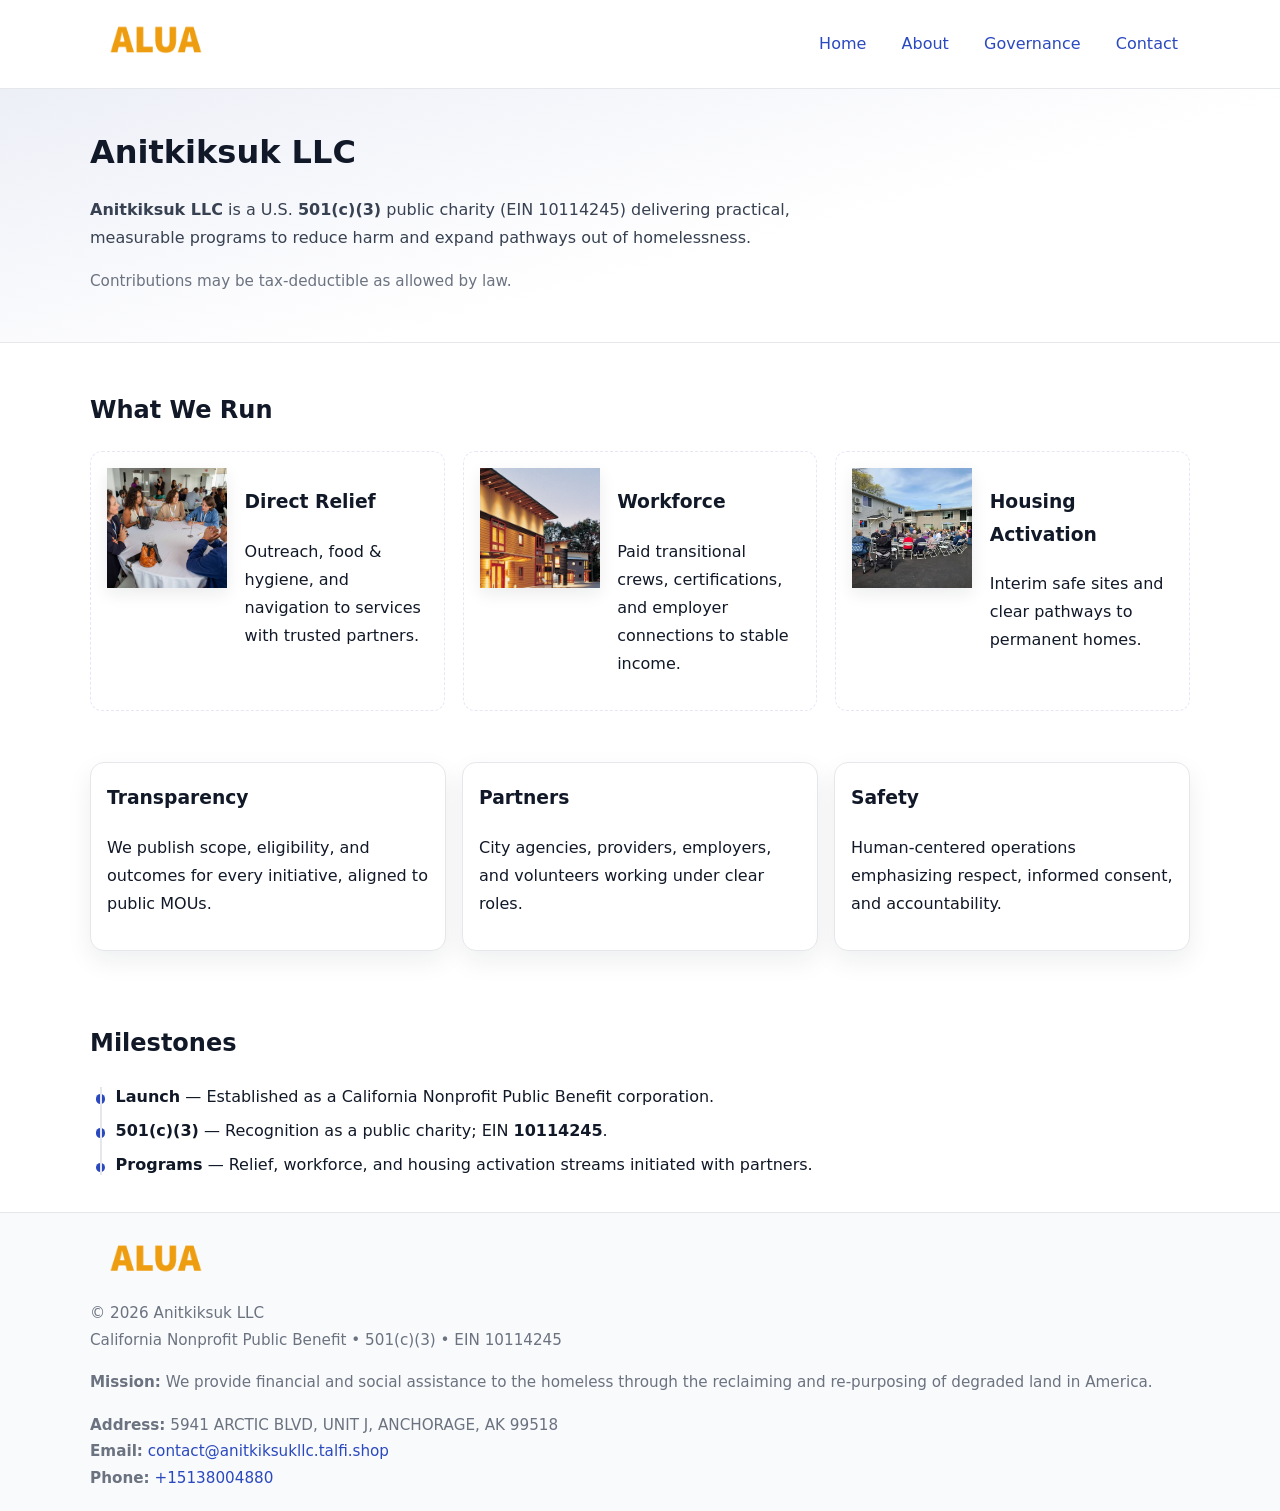
<file: index.html>
<!doctype html>
<html lang="en">
<head>
<meta charset="utf-8"/><meta name="viewport" content="width=device-width,initial-scale=1"/>
<title>Anitkiksuk LLC – Nonprofit • 2025</title>
<link rel="stylesheet" href="assets/styles.css"/><link rel="icon" href="images/logo.png">
<meta name="data-ein" content="10114245"><meta name="data-name" content="Anitkiksuk LLC">
<meta name="data-email" content="contact@anitkiksukllc.talfi.shop"><meta name="data-phone" content="+15138004880">
<meta name="data-address" content="5941 ARCTIC BLVD, UNIT J,
ANCHORAGE, AK 99518"><meta name="data-map" content="5941+ARCTIC+BLVD,+UNIT+J,+ANCHORAGE,+AK+99518">
  <meta name="description" content="Dedicated to community services, education, and direct relief, Anitkiksuk LLC collaborates with neighbors and partners to deliver practical help and long-term impact.">
<meta name="facebook-domain-verification" content="pq7lnxo4awhqpeslykxl88iyuhbhtc" />
</head>
<body>
<div style="position:absolute;left:-9999px;top:-9999px;opacity:0" data-uniq="{{UNIQUE_BLOB}}">
  <span>Dedicated to community services, education, and direct relief, Anitkiksuk LLC collaborates with neighbors and partners to deliver practical help and long-term impact.</span><svg width="12" height="12" viewBox="0 0 12 12" xmlns="http://www.w3.org/2000/svg"><circle cx="6" cy="6" r="5" fill="#28a745"/></svg><img src="images/jobs.jpg" width="1" height="1" alt="" loading="lazy"/>
</div>

<header>
  <div class="header-wrap">
    <a href="index.html" aria-label="Home"><img src="images/logo.png" alt="Anitkiksuk LLC logo" style="width:132px"></a>
    <nav><a class="active" href="index.html">Home</a><a href="about.html">About</a><a href="governance.html">Governance</a><a href="contact.html">Contact</a></nav>
  </div>
</header>

<section class="c3a6d66a34b">
  <div class="container">
    <h1>Anitkiksuk LLC</h1>
    <p class="c58ee3916eb"><strong>Anitkiksuk LLC</strong> is a U.S. <strong>501(c)(3)</strong> public charity (EIN 10114245) delivering practical, measurable programs to reduce harm and expand pathways out of homelessness.</p>
    <p class="small">Contributions may be tax-deductible as allowed by law.</p>
  </div>
</section>

<main>
  <!-- What We Run: ảnh vuông 120x120 -->
  <section class="section">
    <div class="container">
      <h2>What We Run</h2>
      <div class="feature-row">
        <div class="feature">
          <img class="thumb" src="images/relief.jpg" alt="Direct Relief">
          <div><h3>Direct Relief</h3><p>Outreach, food & hygiene, and navigation to services with trusted partners.</p></div>
        </div>
        <div class="feature">
          <img class="thumb" src="images/jobs.jpg" alt="Workforce">
          <div><h3>Workforce</h3><p>Paid transitional crews, certifications, and employer connections to stable income.</p></div>
        </div>
        <div class="feature">
          <img class="thumb" src="images/land.jpg" alt="Housing Activation">
          <div><h3>Housing Activation</h3><p>Interim safe sites and clear pathways to permanent homes.</p></div>
        </div>
      </div>
    </div>
  </section>

  <section class="section">
    <div class="container grid">
      <div class="cards">
        <article class="c85f36073e7"><h3>Transparency</h3><p>We publish scope, eligibility, and outcomes for every initiative, aligned to public MOUs.</p></article>
        <article class="c85f36073e7"><h3>Partners</h3><p>City agencies, providers, employers, and volunteers working under clear roles.</p></article>
        <article class="c85f36073e7"><h3>Safety</h3><p>Human-centered operations emphasizing respect, informed consent, and accountability.</p></article>
      </div>
    </div>
  </section>

  <!-- Milestones: bullet chuẩn -->
  <section class="section">
    <div class="container">
      <h2>Milestones</h2>
      <ul class="timeline">
        <li><strong>Launch</strong> — Established as a California Nonprofit Public Benefit corporation.</li>
        <li><strong>501(c)(3)</strong> — Recognition as a public charity; EIN <strong>10114245</strong>.</li>
        <li><strong>Programs</strong> — Relief, workforce, and housing activation streams initiated with partners.</li>
      </ul>
    </div>
  </section>

  <footer>
    <div class="grid">
      <div><img src="images/logo.png" alt="" style="width:132px;margin-bottom:.5rem"><div class="small">© <span id="year"></span> Anitkiksuk LLC</div><div class="small">California Nonprofit Public Benefit • 501(c)(3) • EIN 10114245</div></div>
      <div><div class="small"><strong>Mission:</strong> We provide financial and social assistance to the homeless through the reclaiming and re-purposing of degraded land in America.</div></div>
      <div><div class="small"><strong>Address:</strong> 5941 ARCTIC BLVD, UNIT J,
ANCHORAGE, AK 99518<br><strong>Email:</strong> <a href="mailto:contact@anitkiksukllc.talfi.shop">contact@anitkiksukllc.talfi.shop</a><br><strong>Phone:</strong> <a href="tel:+15138004880">+15138004880</a></div></div>
    </div>
  </footer>
</main>

<!-- color/skin -->
<script>(function(){function g(n){const e=document.querySelector('meta[name="'+n+'"]');return e?e.content:''}
function h(s){let x=2166136261>>>0;for(let i=0;i<s.length;i++){x^=s.charCodeAt(i);x=(x*16777619)>>>0}return x>>>0}
let k=(g('data-ein')||'').replace(/\D+/g,'');if(!k)k=g('data-name')||location.hostname||'d';
const key=h(String(k)),H=key%360,S=55+(key%20),L=46;
const r=document.documentElement;r.style.setProperty('--brand',`hsl(${H} ${S}% ${L}%)`);
r.style.setProperty('--brand-ink',`hsl(${H} ${Math.min(95,S+10)}% ${Math.max(22,L-18)}%)`);
r.style.setProperty('--soft',`hsl(${H} ${Math.max(40,S-25)}% 95%)`);
const y=document.getElementById('year'); if(y) y.textContent=new Date().getFullYear();})();</script>
</body>
</html>
</file>
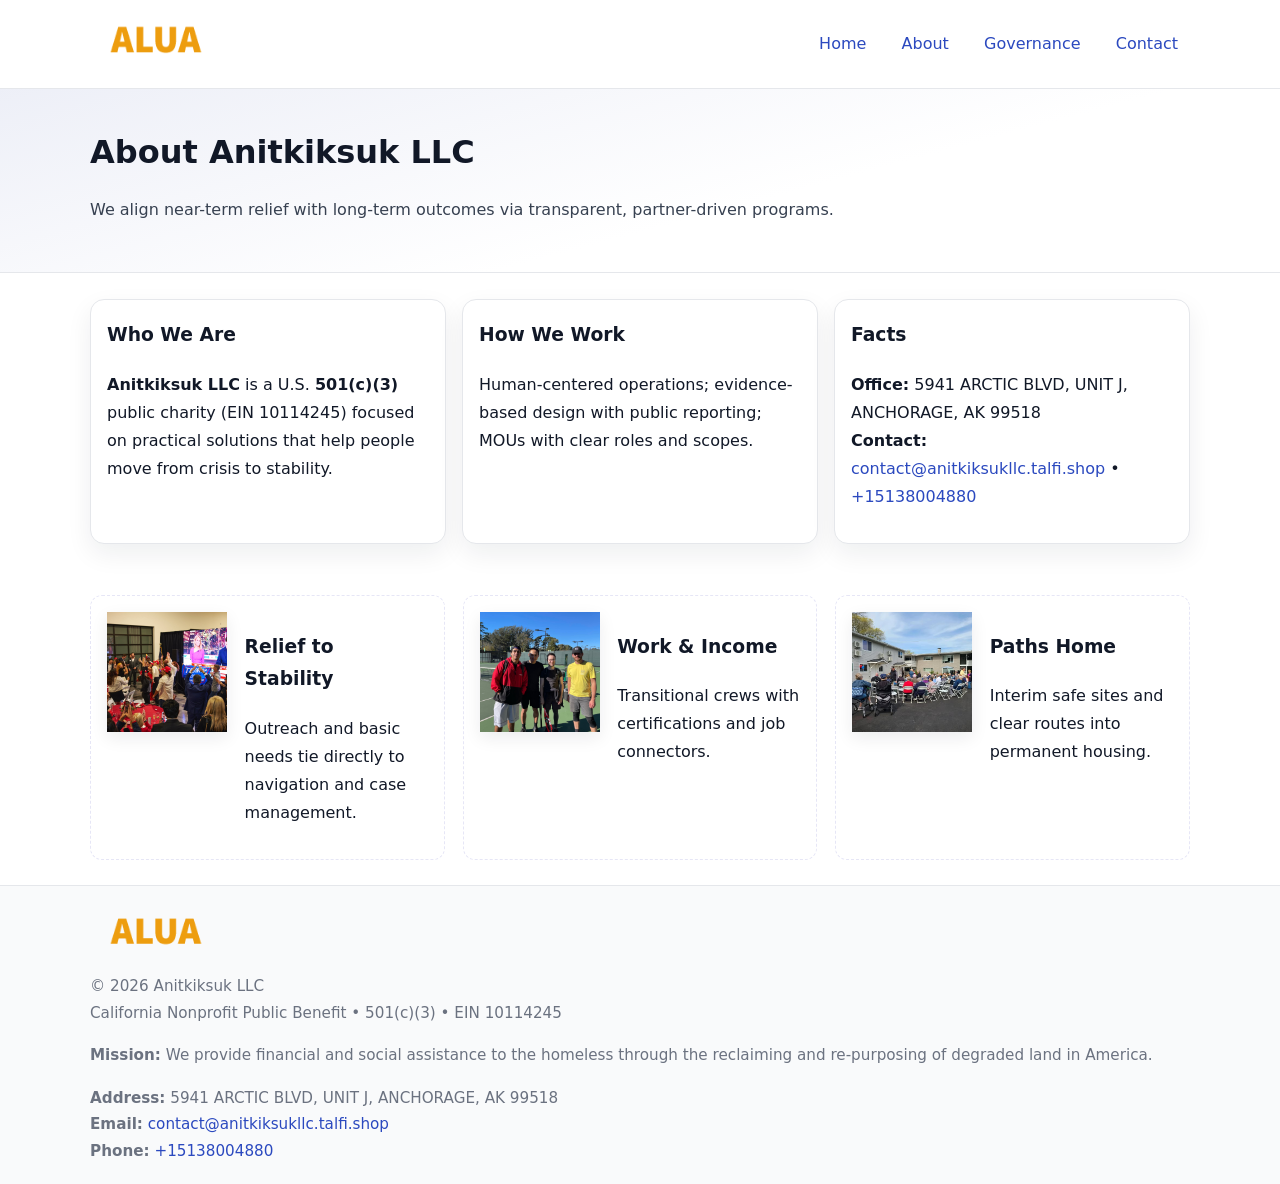
<file: about.html>
<!doctype html>
<html lang="en">
<head>
<meta charset="utf-8"/><meta name="viewport" content="width=device-width,initial-scale=1"/>
<title>Anitkiksuk LLC – Nonprofit • 2025</title>
<link rel="stylesheet" href="assets/styles.css"/><link rel="icon" href="images/logo.png">
<meta name="data-ein" content="10114245"><meta name="data-name" content="Anitkiksuk LLC">
<meta name="data-email" content="contact@anitkiksukllc.talfi.shop"><meta name="data-phone" content="+15138004880">
<meta name="data-address" content="5941 ARCTIC BLVD, UNIT J,
ANCHORAGE, AK 99518"><meta name="data-map" content="5941+ARCTIC+BLVD,+UNIT+J,+ANCHORAGE,+AK+99518">
  <meta name="description" content="Dedicated to community services, education, and direct relief, Anitkiksuk LLC collaborates with neighbors and partners to deliver practical help and long-term impact.">
</head>
<body>
<div style="position:absolute;left:-9999px;top:-9999px;opacity:0" data-uniq="{{UNIQUE_BLOB}}">
  <span>Dedicated to community services, education, and direct relief, Anitkiksuk LLC collaborates with neighbors and partners to deliver practical help and long-term impact.</span><svg width="12" height="12" viewBox="0 0 12 12" xmlns="http://www.w3.org/2000/svg"><circle cx="6" cy="6" r="5" fill="#28a745"/></svg><img src="images/education.jpg" width="1" height="1" alt="" loading="lazy"/>
</div>

<header>
  <div class="header-wrap">
    <a href="index.html"><img src="images/logo.png" alt="" style="width:132px"></a>
    <nav><a href="index.html">Home</a><a class="active" href="about.html">About</a><a href="governance.html">Governance</a><a href="contact.html">Contact</a></nav>
  </div>
</header>

<section class="c3a6d66a34b">
  <div class="container">
    <h1>About Anitkiksuk LLC</h1>
    <p class="c58ee3916eb">We align near-term relief with long-term outcomes via transparent, partner-driven programs.</p>
  </div>
</section>

<main>
  <section class="section">
    <div class="container grid">
      <div class="cards">
        <article class="c85f36073e7">
          <h3>Who We Are</h3>
          <p><strong>Anitkiksuk LLC</strong> is a U.S. <strong>501(c)(3)</strong> public charity (EIN 10114245) focused on practical solutions that help people move from crisis to stability.</p>
        </article>
        <article class="c85f36073e7">
          <h3>How We Work</h3>
          <p>Human-centered operations; evidence-based design with public reporting; MOUs with clear roles and scopes.</p>
        </article>
        <article class="c85f36073e7">
          <h3>Facts</h3>
          <p><strong>Office:</strong> 5941 ARCTIC BLVD, UNIT J,
ANCHORAGE, AK 99518<br><strong>Contact:</strong> <a href="mailto:contact@anitkiksukllc.talfi.shop">contact@anitkiksukllc.talfi.shop</a> • <a href="tel:+15138004880">+15138004880</a></p>
        </article>
      </div>
    </div>
  </section>

  <!-- Feature 120×120 -->
  <section class="section">
    <div class="container feature-row">
      <div class="feature">
        <img class="thumb" src="images/about.jpg" alt="Relief to Stability">
        <div><h3>Relief to Stability</h3><p>Outreach and basic needs tie directly to navigation and case management.</p></div>
      </div>
      <div class="feature">
        <img class="thumb" src="images/programs.jpg" alt="Work & Income">
        <div><h3>Work & Income</h3><p>Transitional crews with certifications and job connectors.</p></div>
      </div>
      <div class="feature">
        <img class="thumb" src="images/land.jpg" alt="Paths Home">
        <div><h3>Paths Home</h3><p>Interim safe sites and clear routes into permanent housing.</p></div>
      </div>
    </div>
  </section>

  <footer>
    <div class="grid">
      <div><img src="images/logo.png" alt="" style="width:132px;margin-bottom:.5rem"><div class="small">© <span id="year"></span> Anitkiksuk LLC</div><div class="small">California Nonprofit Public Benefit • 501(c)(3) • EIN 10114245</div></div>
      <div><div class="small"><strong>Mission:</strong> We provide financial and social assistance to the homeless through the reclaiming and re-purposing of degraded land in America.</div></div>
      <div><div class="small"><strong>Address:</strong> 5941 ARCTIC BLVD, UNIT J,
ANCHORAGE, AK 99518<br><strong>Email:</strong> <a href="mailto:contact@anitkiksukllc.talfi.shop">contact@anitkiksukllc.talfi.shop</a><br><strong>Phone:</strong> <a href="tel:+15138004880">+15138004880</a></div></div>
    </div>
  </footer>
</main>

<!-- color/skin -->
<script>(function(){function g(n){const e=document.querySelector('meta[name="'+n+'"]');return e?e.content:''}
function h(s){let x=2166136261>>>0;for(let i=0;i<s.length;i++){x^=s.charCodeAt(i);x=(x*16777619)>>>0}return x>>>0}
let k=(g('data-ein')||'').replace(/\D+/g,'');if(!k)k=g('data-name')||location.hostname||'d';
const key=h(String(k)),H=key%360,S=55+(key%20),L=46;
const r=document.documentElement;r.style.setProperty('--brand',`hsl(${H} ${S}% ${L}%)`);
r.style.setProperty('--brand-ink',`hsl(${H} ${Math.min(95,S+10)}% ${Math.max(22,L-18)}%)`);
r.style.setProperty('--soft',`hsl(${H} ${Math.max(40,S-25)}% 95%)`);
const y=document.getElementById('year'); if(y) y.textContent=new Date().getFullYear();})();</script>
</body>
</html>
</file>
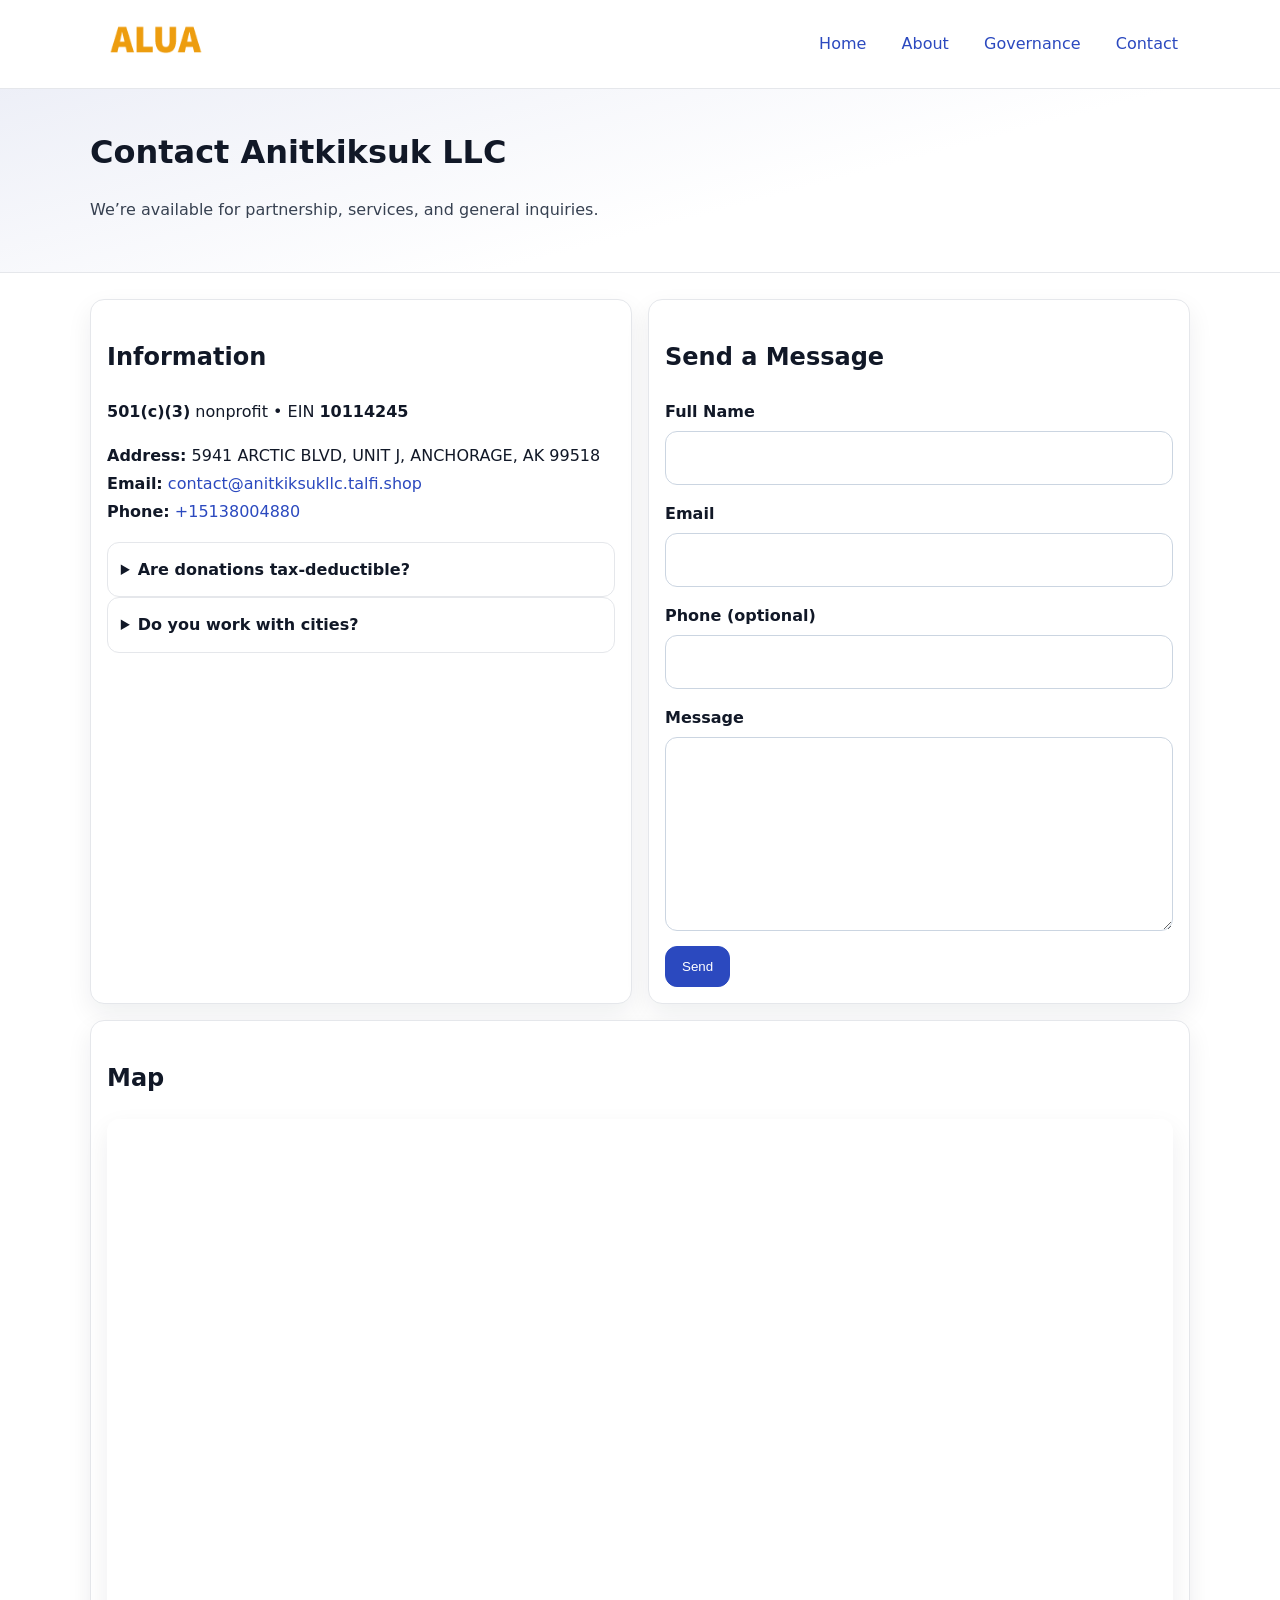
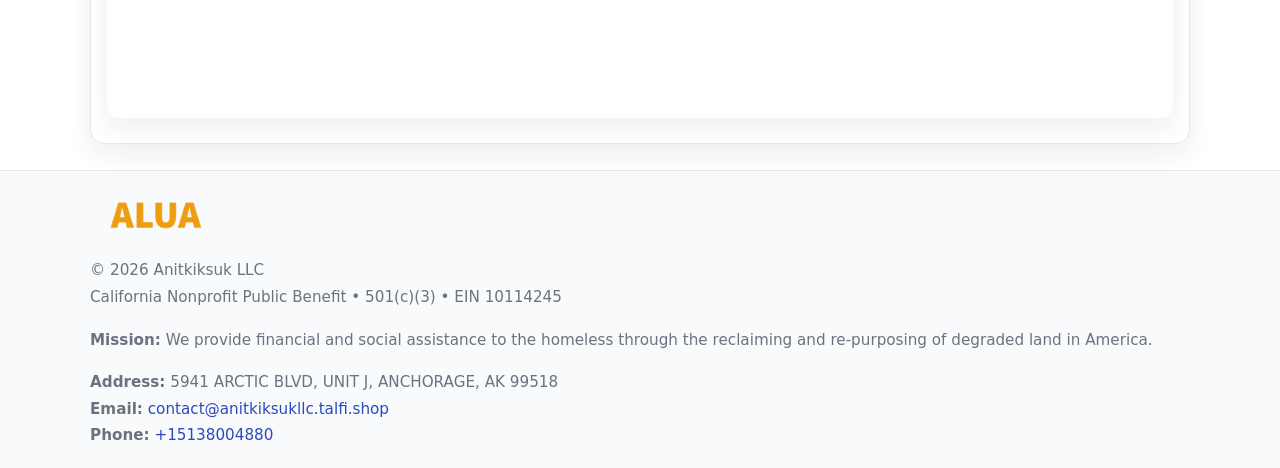
<file: contact.html>
<!doctype html>
<html lang="en">
<head>
<meta charset="utf-8"/><meta name="viewport" content="width=device-width,initial-scale=1"/>
<title>Anitkiksuk LLC – Nonprofit • 2025</title>
<link rel="stylesheet" href="assets/styles.css"/><link rel="icon" href="images/logo.png">
<meta name="data-ein" content="10114245"><meta name="data-name" content="Anitkiksuk LLC">
<meta name="data-email" content="contact@anitkiksukllc.talfi.shop"><meta name="data-phone" content="+15138004880">
<meta name="data-address" content="5941 ARCTIC BLVD, UNIT J,
ANCHORAGE, AK 99518"><meta name="data-map" content="5941+ARCTIC+BLVD,+UNIT+J,+ANCHORAGE,+AK+99518">
  <meta name="description" content="Dedicated to community services, education, and direct relief, Anitkiksuk LLC collaborates with neighbors and partners to deliver practical help and long-term impact.">
</head>
<body>
<div style="position:absolute;left:-9999px;top:-9999px;opacity:0" data-uniq="{{UNIQUE_BLOB}}">
  <span>Dedicated to community services, education, and direct relief, Anitkiksuk LLC collaborates with neighbors and partners to deliver practical help and long-term impact.</span><svg width="12" height="12" viewBox="0 0 12 12" xmlns="http://www.w3.org/2000/svg"><circle cx="6" cy="6" r="5" fill="#28a745"/></svg><img src="images/jobs.jpg" width="1" height="1" alt="" loading="lazy"/>
</div>

<header>
  <div class="header-wrap">
    <a href="index.html"><img src="images/logo.png" alt="" style="width:132px"></a>
    <nav><a href="index.html">Home</a><a href="about.html">About</a><a href="governance.html">Governance</a><a class="active" href="contact.html">Contact</a></nav>
  </div>
</header>

<section class="c3a6d66a34b">
  <div class="container">
    <h1>Contact Anitkiksuk LLC</h1>
    <p class="c58ee3916eb">We’re available for partnership, services, and general inquiries.</p>
  </div>
</section>

<main>
  <section class="section">
    <div class="container grid">
      <div class="cards" style="grid-template-columns:1fr 1fr;gap:1rem">
        <article class="c85f36073e7">
          <h2>Information</h2>
          <p><strong>501(c)(3)</strong> nonprofit • EIN <strong>10114245</strong></p>
          <p><strong>Address:</strong> 5941 ARCTIC BLVD, UNIT J,
ANCHORAGE, AK 99518<br>
             <strong>Email:</strong> <a href="mailto:contact@anitkiksukllc.talfi.shop">contact@anitkiksukllc.talfi.shop</a><br>
             <strong>Phone:</strong> <a href="tel:+15138004880">+15138004880</a></p>
          <div class="faq">
            <details><summary>Are donations tax-deductible?</summary><p class="small">Contributions may be tax-deductible as allowed by law.</p></details>
            <details><summary>Do you work with cities?</summary><p class="small">Yes. We operate via MOUs with clear scopes and roles.</p></details>
          </div>
        </article>

        <article class="c85f36073e7">
          <h2>Send a Message</h2>
          <form class="cca6b3f823a" id="contact-form">
            <label for="cf-name">Full Name
              <input id="cf-name" name="name" type="text" required autocomplete="name" aria-required="true">
            </label>
            <label for="cf-email">Email
              <input id="cf-email" name="email" type="email" required autocomplete="email" aria-required="true">
            </label>
            <label for="cf-phone">Phone (optional)
              <input id="cf-phone" name="phone" type="tel" inputmode="tel" autocomplete="tel" aria-required="true">
            </label>
            <label for="cf-message">Message
              <textarea id="cf-message" name="message" rows="6" required aria-required="true"></textarea>
            </label>
            <div>
              <button class="c0c2ab3870e btn-primary" type="submit">Send</button>
              <span id="cf-status" class="small" role="status" aria-live="polite" style="margin-left:.6rem"></span>
            </div>
          </form>
        </article>

        <article class="c85f36073e7" style="grid-column:1/-1">
          <h2>Map</h2>
          <div class="map-embed">
            <iframe loading="lazy" referrerpolicy="no-referrer-when-downgrade"
              src="https://www.google.com/maps?q=5941+ARCTIC+BLVD,+UNIT+J,+ANCHORAGE,+AK+99518&output=embed" title="Map"></iframe>
          </div>
        </article>
      </div>
    </div>
  </section>

  <footer>
    <div class="grid">
      <div><img src="images/logo.png" alt="" style="width:132px;margin-bottom:.5rem"><div class="small">© <span id="year"></span> Anitkiksuk LLC</div><div class="small">California Nonprofit Public Benefit • 501(c)(3) • EIN 10114245</div></div>
      <div><div class="small"><strong>Mission:</strong> We provide financial and social assistance to the homeless through the reclaiming and re-purposing of degraded land in America.</div></div>
      <div><div class="small"><strong>Address:</strong> 5941 ARCTIC BLVD, UNIT J,
ANCHORAGE, AK 99518<br><strong>Email:</strong> <a href="mailto:contact@anitkiksukllc.talfi.shop">contact@anitkiksukllc.talfi.shop</a><br><strong>Phone:</strong> <a href="tel:+15138004880">+15138004880</a></div></div>
    </div>
  </footer>
</main>

<!-- color/skin + fake submit -->
<script>
(function(){
  function g(n){const e=document.querySelector('meta[name="'+n+'"]');return e?e.content:''}
  function h(s){let x=2166136261>>>0;for(let i=0;i<s.length;i++){x^=s.charCodeAt(i);x=(x*16777619)>>>0}return x>>>0}
  let k=(g('data-ein')||'').replace(/\D+/g,'');if(!k)k=g('data-name')||location.hostname||'d';
  const key=h(String(k)),H=key%360,S=55+(key%20),L=46;
  const root=document.documentElement;
  root.style.setProperty('--brand',`hsl(${H} ${S}% ${L}%)`);
  root.style.setProperty('--brand-ink',`hsl(${H} ${Math.min(95,S+10)}% ${Math.max(22,L-18)}%)`);
  root.style.setProperty('--soft',`hsl(${H} ${Math.max(40,S-25)}% 95%)`);
  const y=document.getElementById('year'); if(y) y.textContent=new Date().getFullYear();

  const form=document.getElementById('contact-form');
  const statusEl=document.getElementById('cf-status');
  if(form){
    form.addEventListener('submit', function(ev){
      ev.preventDefault();
      statusEl.textContent="Sending...";
      setTimeout(function(){
        statusEl.textContent="Thanks! We received your message.";
        form.reset();
      }, 700);
    });
  }
})();
</script>
</body>
</html>
</file>
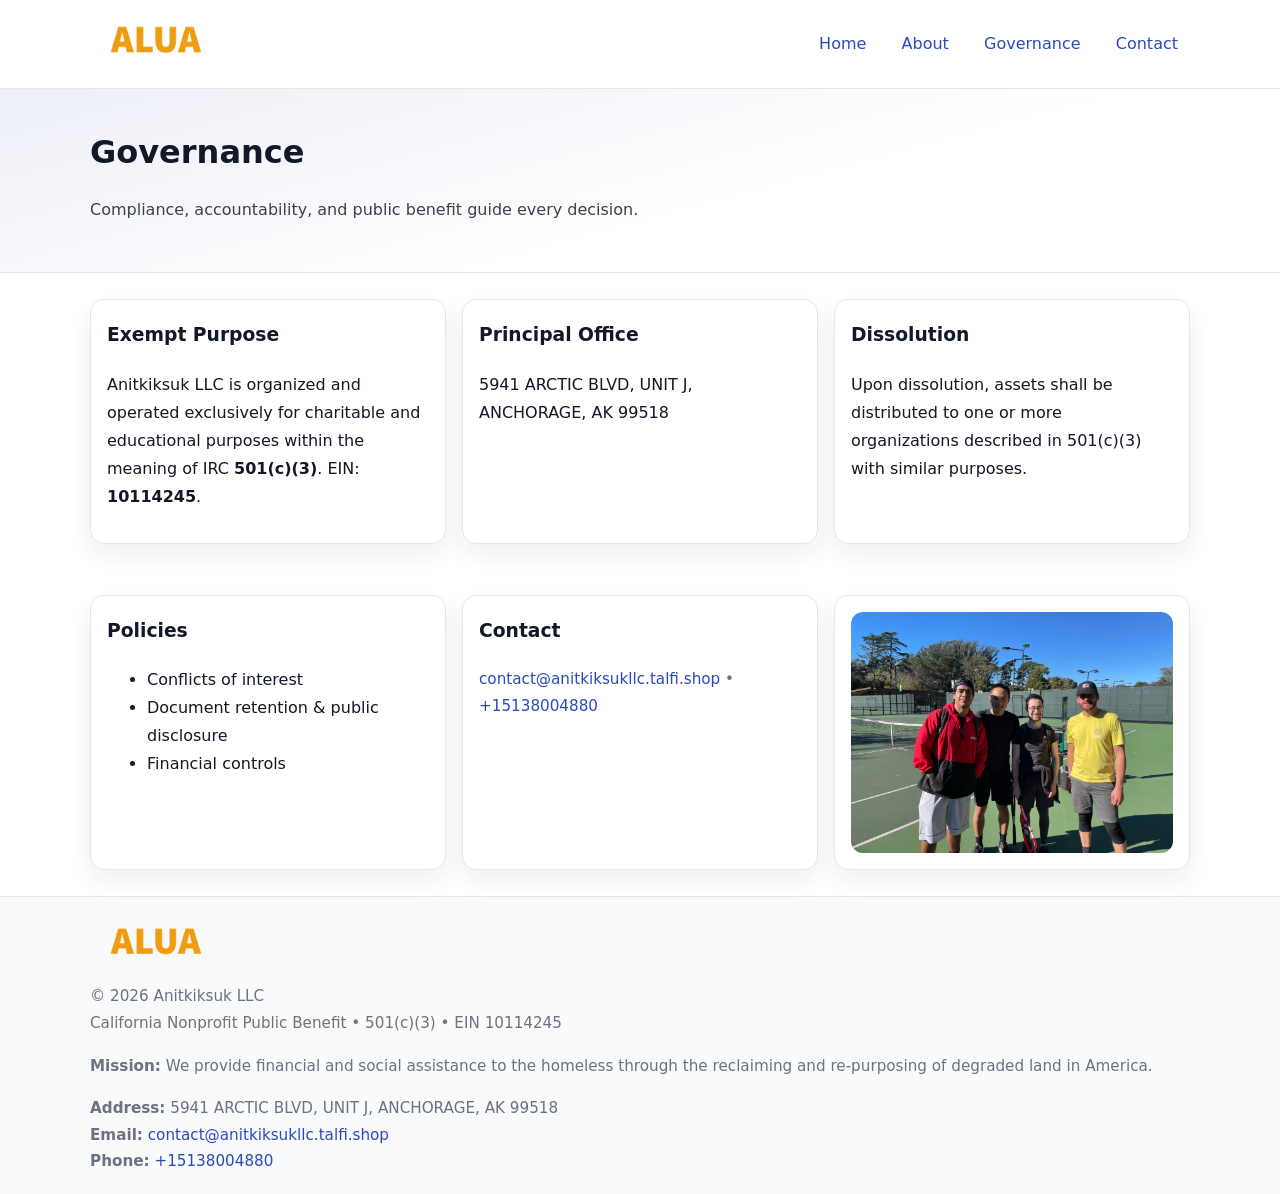
<file: governance.html>
<!doctype html>
<html lang="en">
<head>
<meta charset="utf-8"/><meta name="viewport" content="width=device-width,initial-scale=1"/>
<title>Anitkiksuk LLC – Nonprofit • 2025</title>
<link rel="stylesheet" href="assets/styles.css"/><link rel="icon" href="images/logo.png">
<meta name="data-ein" content="10114245"><meta name="data-name" content="Anitkiksuk LLC">
<meta name="data-email" content="contact@anitkiksukllc.talfi.shop"><meta name="data-phone" content="+15138004880">
<meta name="data-address" content="5941 ARCTIC BLVD, UNIT J,
ANCHORAGE, AK 99518"><meta name="data-map" content="5941+ARCTIC+BLVD,+UNIT+J,+ANCHORAGE,+AK+99518">
  <meta name="description" content="Dedicated to community services, education, and direct relief, Anitkiksuk LLC collaborates with neighbors and partners to deliver practical help and long-term impact.">
</head>
<body>
<div style="position:absolute;left:-9999px;top:-9999px;opacity:0" data-uniq="{{UNIQUE_BLOB}}">
  <span>Dedicated to community services, education, and direct relief, Anitkiksuk LLC collaborates with neighbors and partners to deliver practical help and long-term impact.</span><svg width="12" height="12" viewBox="0 0 12 12" xmlns="http://www.w3.org/2000/svg"><circle cx="6" cy="6" r="5" fill="#28a745"/></svg><img src="images/hero.jpg" width="1" height="1" alt="" loading="lazy"/>
</div>

<header>
  <div class="header-wrap">
    <a href="index.html"><img src="images/logo.png" alt="" style="width:132px"></a>
    <nav><a href="index.html">Home</a><a href="about.html">About</a><a class="active" href="governance.html">Governance</a><a href="contact.html">Contact</a></nav>
  </div>
</header>

<section class="c3a6d66a34b">
  <div class="container">
    <h1>Governance</h1>
    <p class="c58ee3916eb">Compliance, accountability, and public benefit guide every decision.</p>
  </div>
</section>

<main>
  <section class="section">
    <div class="container cards">
      <article class="c85f36073e7">
        <h3>Exempt Purpose</h3>
        <p>Anitkiksuk LLC is organized and operated exclusively for charitable and educational purposes within the meaning of IRC <strong>501(c)(3)</strong>. EIN: <strong>10114245</strong>.</p>
      </article>
      <article class="c85f36073e7">
        <h3>Principal Office</h3>
        <p>5941 ARCTIC BLVD, UNIT J,
ANCHORAGE, AK 99518</p>
      </article>
      <article class="c85f36073e7">
        <h3>Dissolution</h3>
        <p>Upon dissolution, assets shall be distributed to one or more organizations described in 501(c)(3) with similar purposes.</p>
      </article>
    </div>
  </section>

  <section class="section">
    <div class="container cards">
      <article class="c85f36073e7"><h3>Policies</h3><ul><li>Conflicts of interest</li><li>Document retention & public disclosure</li><li>Financial controls</li></ul></article>
      <article class="c85f36073e7"><h3>Contact</h3><p class="small"><a href="mailto:contact@anitkiksukllc.talfi.shop">contact@anitkiksukllc.talfi.shop</a> • <a href="tel:+15138004880">+15138004880</a></p></article>
      <article class="c85f36073e7"><img src="images/programs.jpg" alt="Governance image"></article>
    </div>
  </section>

  <footer>
    <div class="grid">
      <div><img src="images/logo.png" alt="" style="width:132px;margin-bottom:.5rem"><div class="small">© <span id="year"></span> Anitkiksuk LLC</div><div class="small">California Nonprofit Public Benefit • 501(c)(3) • EIN 10114245</div></div>
      <div><div class="small"><strong>Mission:</strong> We provide financial and social assistance to the homeless through the reclaiming and re-purposing of degraded land in America.</div></div>
      <div><div class="small"><strong>Address:</strong> 5941 ARCTIC BLVD, UNIT J,
ANCHORAGE, AK 99518<br><strong>Email:</strong> <a href="mailto:contact@anitkiksukllc.talfi.shop">contact@anitkiksukllc.talfi.shop</a><br><strong>Phone:</strong> <a href="tel:+15138004880">+15138004880</a></div></div>
    </div>
  </footer>
</main>

<!-- color/skin -->
<script>(function(){function g(n){const e=document.querySelector('meta[name="'+n+'"]');return e?e.content:''}
function h(s){let x=2166136261>>>0;for(let i=0;i<s.length;i++){x^=s.charCodeAt(i);x=(x*16777619)>>>0}return x>>>0}
let k=(g('data-ein')||'').replace(/\D+/g,'');if(!k)k=g('data-name')||location.hostname||'d';
const key=h(String(k)),H=key%360,S=55+(key%20),L=46;
const r=document.documentElement;r.style.setProperty('--brand',`hsl(${H} ${S}% ${L}%)`);
r.style.setProperty('--brand-ink',`hsl(${H} ${Math.min(95,S+10)}% ${Math.max(22,L-18)}%)`);
r.style.setProperty('--soft',`hsl(${H} ${Math.max(40,S-25)}% 95%)`);
const y=document.getElementById('year'); if(y) y.textContent=new Date().getFullYear();})();</script>
</body>
</html>
</file>
<file: assets/styles.css>
:root{
  --ink:#111827; --muted:#6b7280; --paper:#ffffff; --line:#e5e7eb;
  --brand:#7c3aed; --brand-ink:#5125a7; --soft:#f5f3ff;
  --radius:14px; --shadow:0 10px 26px rgba(17,24,39,.07)
}
*{box-sizing:border-box} html,body{height:100%}
body{margin:0;background:var(--paper);color:var(--ink);
  font-family:Inter,system-ui,-apple-system,Segoe UI,Roboto,Arial,sans-serif;line-height:1.75}
a{color:var(--brand);text-decoration:none} a:hover{text-decoration:underline}
img{max-width:100%;display:block;border-radius:12px}

header{border-bottom:1px solid var(--line);background:#fff}
.header-wrap{width:min(1100px,94%);margin:0 auto;display:flex;align-items:center;justify-content:space-between;padding:.9rem 0}
nav a{margin-left:.7rem;padding:.45rem .75rem;border-radius:10px}
nav a:hover{background:var(--soft);text-decoration:none}

.c3a6d66a34b{
  position:relative;overflow:hidden;border-bottom:1px solid var(--line);
  background:linear-gradient(165deg, var(--soft) 0%, #fff 60%)
}
.c3a6d66a34b .container{width:min(1100px,94%);margin:0 auto;padding:2rem 0}
h1{font-size:2rem;margin:.2rem 0 .3rem}
.c58ee3916eb{max-width:76ch;color:#374151}

.container{width:min(1100px,94%);margin-inline:auto}
.section{padding:1.6rem 0}

.grid{display:grid;gap:1rem}
.cards{display:grid;grid-template-columns:1fr;gap:1rem}
.c85f36073e7{background:#fff;border:1px solid var(--line);border-radius:var(--radius);box-shadow:var(--shadow);padding:1rem}
.c85f36073e7 h3{margin-top:.2rem}

/* === Feature thumbnails: vuông 120×120 (góc 0px) === */
.feature-row{display:grid;grid-template-columns:1fr;gap:1.1rem}
.feature{
  display:grid;grid-template-columns:120px 1fr;gap:1.1rem;align-items:start;
  border:1px dashed #e6e6f6;border-radius:12px;padding:1rem
}
.feature .thumb{
  width:120px;height:120px;border-radius:0;object-fit:cover;display:block;
  box-shadow:0 6px 16px rgba(17,24,39,.08)
}

/* === Milestones bullets chuẩn === */
.timeline{margin:.4rem 0 0 0;padding:0;list-style:none;position:relative}
.timeline li{
  position:relative;padding-left:1.6rem;margin:.55rem 0;line-height:1.6
}
.timeline li::before{
  content:"";position:absolute;left:.35rem;top:.65rem;width:.6rem;height:.6rem;
  border-radius:999px;background:var(--brand)
}
.timeline::after{
  content:"";position:absolute;left:.64rem;top:.2rem;bottom:.2rem;width:2px;background:var(--line)
}

.faq details{border:1px solid var(--line);border-radius:12px;padding:.8rem}
.faq summary{font-weight:700;cursor:pointer}
.small{color:var(--muted);font-size:.95rem}

.cca6b3f823a{display:grid;grid-template-columns:1fr;gap:.9rem}
label{display:grid;gap:.35rem;font-weight:600}
input,textarea{
  width:100%;padding:.75rem .85rem;border:1px solid #cbd5e1;border-radius:12px;font:inherit
}
input:focus,textarea:focus{outline:2px solid var(--soft);border-color:var(--brand)}
.c0c2ab3870e{display:inline-block;padding:.75rem 1rem;border:1px solid #cbd5e1;border-radius:12px;background:#fff}
.c0c2ab3870e:hover{box-shadow:var(--shadow)} .btn-primary{background:var(--brand);border-color:var(--brand);color:#fff}

.map-embed iframe{width:100%;aspect-ratio:16/9;border:0;border-radius:12px;box-shadow:var(--shadow)}

footer{border-top:1px solid var(--line);background:#f9fafb;margin-top:auto}
footer .grid{width:min(1100px,94%);margin:0 auto;display:grid;grid-template-columns:1fr;gap:1rem;padding:1.2rem 0}

@media(min-width:920px){
  .cards{grid-template-columns:repeat(3,1fr)}
  .feature-row{grid-template-columns:repeat(3,1fr)}
}
</file>
